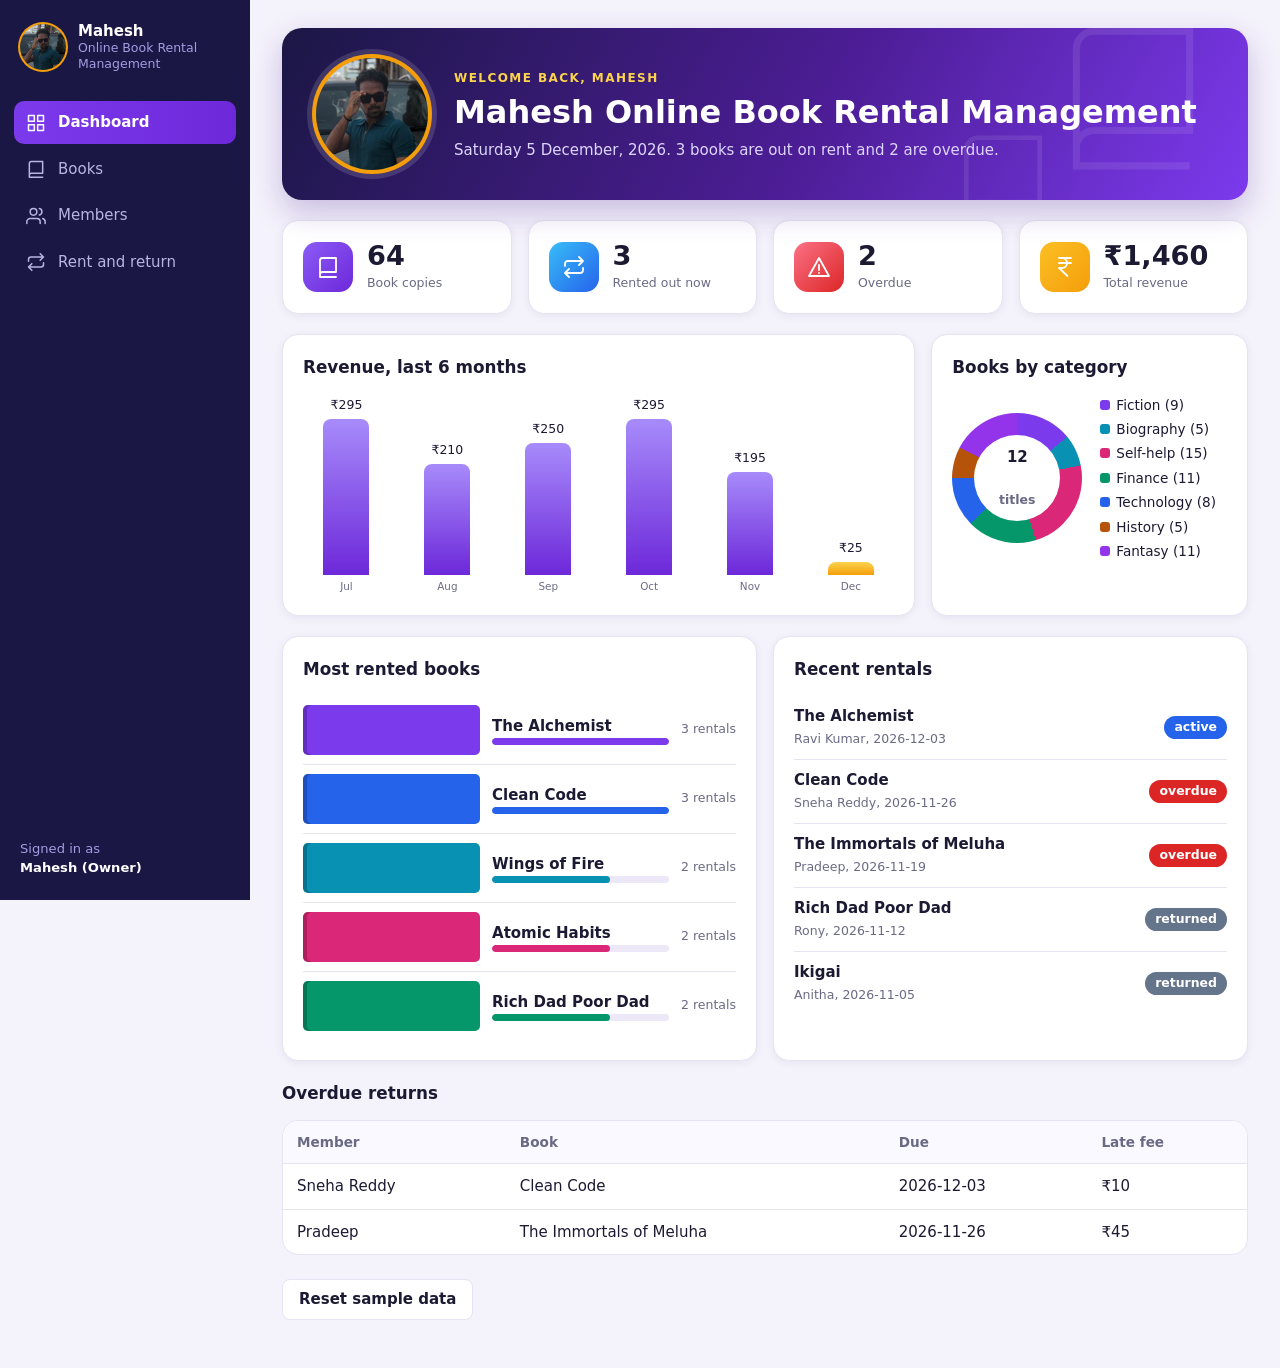
<file: index.html>
<!DOCTYPE html>
<html lang="en">
<head>
<meta charset="UTF-8">
<meta name="viewport" content="width=device-width, initial-scale=1">
<title>Mahesh Online Book Rental Management</title>
<style>
:root{--nv:#1b1745;--bg:#f4f2fb;--sf:#fff;--tx:#1c1a33;--mut:#6b6a85;--pri:#6d28d9;--acc:#f59e0b;--bd:#e6e3f3}
*{box-sizing:border-box}
body{margin:0;display:flex;min-height:100vh;background:var(--bg);color:var(--tx);font:15px/1.5 "Segoe UI",system-ui,sans-serif}
aside{width:250px;flex:none;background:var(--nv);color:#b9b5e0;padding:22px 14px;display:flex;flex-direction:column;gap:4px;position:sticky;top:0;height:100vh}
.br{display:flex;gap:12px;align-items:center;color:#fff;margin:0 6px 26px}.br b{display:block;line-height:1.2}.br small{color:#a29de0;line-height:1.25;display:block}
.me{display:inline-grid;place-items:center;position:relative;border-radius:50%;overflow:hidden;background:var(--acc);color:var(--nv);font-weight:800;flex:none}
.me img{position:absolute;inset:0;width:100%;height:100%;object-fit:cover}
aside .me{width:46px;height:46px;box-shadow:0 0 0 2px var(--acc)}
aside a{display:flex;gap:12px;align-items:center;color:inherit;text-decoration:none;padding:10px 12px;border-radius:10px}
aside a:hover{background:#2a2570;color:#fff}aside a.on{background:linear-gradient(90deg,#7c3aed,#6d28d9);color:#fff;font-weight:600}
aside p{margin:auto 6px 0;font-size:.82rem;color:#a29de0}
main{flex:1;min-width:0;padding:28px 32px 48px;max-width:1150px}
h1{font-size:1.6rem;margin:0}h2{font-size:1.05rem;margin:0 0 14px}small{color:var(--mut)}
.ph{margin-bottom:20px}.ph p{margin:2px 0 0;color:var(--mut)}
.hero{display:flex;gap:26px;align-items:center;background:linear-gradient(120deg,#1b1745,#4c1d95 55%,#7c3aed);color:#fff;border-radius:20px;padding:30px 34px;position:relative;overflow:hidden;margin-bottom:20px;box-shadow:0 12px 30px #4c1d9540}
.hero .me{width:112px;height:112px;font-size:2.4rem;box-shadow:0 0 0 4px var(--acc),0 0 0 9px #ffffff22}
.hero small{color:#fcd34d;text-transform:uppercase;letter-spacing:.12em;font-size:.75rem;font-weight:700}
.hero h1{font-size:2rem;line-height:1.2;margin:4px 0 8px}.hero p{margin:0;color:#ddd6fe}
.hero svg{position:absolute;color:#fff;opacity:.09}
.g4{display:grid;grid-template-columns:repeat(auto-fit,minmax(210px,1fr));gap:16px;margin-bottom:20px}
.g2{display:grid;grid-template-columns:repeat(auto-fit,minmax(320px,1fr));gap:16px;margin-bottom:20px}
.g3{display:grid;grid-template-columns:2fr 1fr;gap:16px;margin-bottom:20px}
.pn{background:var(--sf);border:1px solid var(--bd);border-radius:16px;padding:20px;box-shadow:0 2px 8px #1b174510}
.sc{display:flex;gap:14px;align-items:center}.sc b{font-size:1.7rem;line-height:1.1;display:block}
.ic{width:50px;height:50px;border-radius:14px;display:grid;place-items:center;flex:none;color:#fff}
.chart{display:flex;gap:14px;height:200px;align-items:end}
.col{flex:1;height:100%;display:flex;flex-direction:column;justify-content:end;align-items:center;gap:4px;font-size:.78rem}
.col i{width:100%;max-width:46px;border-radius:8px 8px 0 0;background:linear-gradient(#a78bfa,#6d28d9)}.col:last-child i{background:linear-gradient(#fcd34d,#f59e0b)}
.dn{display:flex;gap:18px;align-items:center;flex-wrap:wrap}
.ring{width:130px;height:130px;border-radius:50%;display:grid;place-items:center;flex:none}
.ring span{background:var(--sf);width:86px;height:86px;border-radius:50%;display:grid;place-items:center;text-align:center;font-weight:700;line-height:1.1}
.lg{display:grid;gap:4px;font-size:.85rem}.lg i{display:inline-block;width:10px;height:10px;border-radius:3px;margin-right:6px}
.li{display:flex;gap:12px;align-items:center;padding:9px 0;border-bottom:1px solid var(--bd)}.li:last-child{border:0}
.li>div{flex:1;min-width:0}.li b{display:block;white-space:nowrap;overflow:hidden;text-overflow:ellipsis}
.mc{width:38px;height:50px;border-radius:5px;flex:none;box-shadow:inset 4px 0 0 #0003}
.bar{height:7px;background:#ece8f8;border-radius:9px;overflow:hidden}.bar i{display:block;height:100%;border-radius:9px;background:var(--pri)}
.tb{display:flex;flex-wrap:wrap;gap:10px;margin-bottom:16px}
.cards{display:grid;grid-template-columns:repeat(auto-fill,minmax(210px,1fr));gap:18px}
.bk{background:var(--sf);border:1px solid var(--bd);border-radius:16px;overflow:hidden;display:flex;flex-direction:column;box-shadow:0 2px 8px #1b174510}.bk[hidden]{display:none}
.cv{height:170px;padding:18px 16px 14px 22px;color:#fff;display:flex;flex-direction:column;justify-content:end;box-shadow:inset 8px 0 0 #0003}
.cv b{font-size:1.05rem;line-height:1.25}.cv small{color:#ffffffcc}
.bb{padding:14px;display:flex;flex-direction:column;gap:6px}.rw{display:flex;justify-content:space-between;align-items:center}
form{display:flex;flex-wrap:wrap;gap:10px;align-items:end;background:var(--sf);border:1px solid var(--bd);border-radius:16px;padding:16px;margin-bottom:20px}
label{display:flex;flex-direction:column;font-size:.8rem;color:var(--mut);gap:3px}
input,select{font:inherit;padding:8px 10px;border:1px solid var(--bd);border-radius:8px;background:#fff;color:var(--tx)}
button{font:inherit;padding:8px 16px;border:0;border-radius:8px;background:var(--pri);color:#fff;cursor:pointer;font-weight:600}
button:hover{filter:brightness(.92)}:focus-visible{outline:2px solid var(--pri);outline-offset:2px}
.tw{overflow-x:auto;background:var(--sf);border:1px solid var(--bd);border-radius:16px;margin-bottom:24px}
table{width:100%;border-collapse:collapse}th,td{text-align:left;padding:11px 14px;border-bottom:1px solid var(--bd);white-space:nowrap}
th{color:var(--mut);font-weight:600;font-size:.85rem;background:#faf9ff}tr:last-child td{border:0}td.empty{color:var(--mut);white-space:normal}
.b{padding:2px 10px;border-radius:99px;font-size:.78rem;font-weight:600;color:#fff}
.active,.Basic{background:#2563eb}.overdue{background:#dc2626}.returned{background:#64748b}.Premium{background:var(--acc);color:#1b1745}
.me.s{width:30px;height:30px;font-size:.8rem;vertical-align:middle;margin-right:8px;background:#ede9fe;color:var(--pri)}
@media(max-width:800px){body{flex-direction:column}aside{width:auto;height:auto;position:static;flex-direction:row;flex-wrap:wrap;padding:10px}.br,aside p{display:none}main{padding:18px}.g3{grid-template-columns:1fr}.hero{flex-direction:column;text-align:center}}
</style>
</head>
<body data-page="index" data-base="">
<script>
const K='mahesh-brm1',base=document.body.dataset.base;let pg=location.hash.slice(1)||document.body.dataset.page;
const PHOTO='[data-uri]';
const P={grid:'M3 3h7v7H3zM14 3h7v7h-7zM14 14h7v7h-7zM3 14h7v7H3z',book:'M4 19.5A2.5 2.5 0 016.5 17H20V3H6.5A2.5 2.5 0 004 5.5zM4 19.5V22h16',users:'M17 21v-2a4 4 0 00-4-4H5a4 4 0 00-4 4v2M9 11a4 4 0 100-8 4 4 0 000 8zM23 21v-2a4 4 0 00-3-3.9M16 3.1a4 4 0 010 7.8',repeat:'M17 2l4 4-4 4M3 11V9a3 3 0 013-3h15M7 22l-4-4 4-4M21 13v2a3 3 0 01-3 3H3',alert:'M12 3l10 18H2zM12 10v5M12 18h.01',rupee:'M6 3h12M6 8h12M6 13l8.5 8M6 13h3a4 4 0 000-10',clock:'M12 22a10 10 0 100-20 10 10 0 000 20zM12 6v6l4 2'};
const ic=(n,s=20)=>`<svg width="${s}" height="${s}" viewBox="0 0 24 24" fill="none" stroke="currentColor" stroke-width="1.8" stroke-linecap="round" stroke-linejoin="round"><path d="${P[n]}"/></svg>`;
const CC={Fiction:'#7c3aed',Biography:'#0891b2','Self-help':'#db2777',Finance:'#059669',Technology:'#2563eb',History:'#b45309',Fantasy:'#9333ea'},col=c=>CC[c]||'#475569';
const iso=d=>new Date(Date.now()+d*864e5).toISOString().slice(0,10),today=()=>iso(0),diff=(a,b)=>Math.round((new Date(a)-new Date(b))/864e5);
const B=[['The Alchemist','Paulo Coelho','Fiction',6,25,4.6],['Wings of Fire','A.P.J. Abdul Kalam','Biography',5,20,4.8],['Atomic Habits','James Clear','Self-help',8,30,4.7],['Rich Dad Poor Dad','Robert Kiyosaki','Finance',6,25,4.4],['The Psychology of Money','Morgan Housel','Finance',5,30,4.6],['Clean Code','Robert C. Martin','Technology',4,40,4.5],['Sapiens','Yuval Noah Harari','History',5,35,4.5],['The Godfather','Mario Puzo','Fiction',3,25,4.4],['Ikigai','Hector Garcia','Self-help',7,20,4.2],['Python Crash Course','Eric Matthes','Technology',4,40,4.6],['The Immortals of Meluha','Amish Tripathi','Fantasy',5,25,4.1],['Harry Potter, Book 1','J.K. Rowling','Fantasy',6,30,4.9]];
function seed(){const rentals=[];for(let i=0;i<26;i++){const w=i<3?1:1+i%3,o=-(i*7+2);rentals.push({id:i+1,bid:(i*5)%12+1,mid:i%6+1,out:iso(o),due:iso(o+w*7),weeks:w,ret:i<3?null:iso(o+w*7+(i%4==0?2:0))})}
 return{books:B.map((b,i)=>({id:i+1,title:b[0],author:b[1],category:b[2],copies:b[3],price:b[4],rating:b[5]})),members:[['Ravi Kumar','ravi@mail.com','98480 11111','Premium'],['Sneha Reddy','sneha@mail.com','98480 22222','Basic'],['Pradeep','pradeep@mail.com','98480 33333','Premium'],['Rony','rony@mail.com','98480 44444','Basic'],['Anitha','anitha@mail.com','98480 55555','Premium'],['Kiran','kiran@mail.com','98480 66666','Basic']].map((m,i)=>({id:i+1,name:m[0],email:m[1],phone:m[2],plan:m[3]})),rentals,seq:100}}
let db=null;try{db=JSON.parse(localStorage.getItem(K))}catch(e){}db=db||seed();
const save=()=>{try{localStorage.setItem(K,JSON.stringify(db))}catch(e){}};
const bk=i=>db.books.find(b=>b.id==i),mb=i=>db.members.find(m=>m.id==i),nid=()=>db.seq++;
const act=b=>db.rentals.filter(r=>r.bid==b.id&&!r.ret).length,st=r=>r.ret?'returned':r.due<today()?'overdue':'active';
const late=r=>Math.max(0,diff(r.ret||today(),r.due))*5,fee=r=>bk(r.bid).price*r.weeks+late(r);
const esc=s=>String(s).replace(/[&<>"']/g,c=>'&#'+c.charCodeAt(0)+';'),val=i=>document.getElementById(i).value.trim();
const sum=(a,k)=>a.reduce((n,x)=>n+x[k],0),rs=n=>'\u20B9'+n.toLocaleString('en-IN');
const badge=s=>`<span class="b ${s}">${s}</span>`,opts=(l,f)=>l.map(x=>`<option value="${x.id??x}">${f?f(x):x}</option>`).join('');
const ph=(t,s)=>`<div class="ph"><h1>${t}</h1><p>${s}</p></div>`;
const table=(h,r,m)=>`<div class="tw"><table><tr>${h.map(x=>`<th>${x}</th>`).join('')}</tr>${r.length?r.map(c=>`<tr>${c.map(x=>`<td>${x}</td>`).join('')}</tr>`).join(''):`<tr><td class="empty" colspan="${h.length}">${m||'Nothing here yet.'}</td></tr>`}</table></div>`;
const me=(c,x='')=>`<span class="me ${x}">${c}${x?'':`<img src="${PHOTO}" alt="Mahesh" onerror="this.remove()">`}</span>`;
const stat=(n,l,v,g)=>`<div class="pn sc"><div class="ic" style="background:${g}">${ic(n,24)}</div><div><b>${v}</b><small>${l}</small></div></div>`;
const nav=[['index','Dashboard','grid'],['books','Books','book'],['members','Members','users'],['rentals','Rent and return','repeat']];
const V={
index(){const R=db.rentals,A=R.filter(r=>!r.ret),od=A.filter(r=>st(r)=='overdue'),rev=R.reduce((n,r)=>n+fee(r),0),now=new Date();
 const M=[...Array(6)].map((_,k)=>{const d=new Date(now.getFullYear(),now.getMonth()-5+k,1),key=d.getFullYear()+'-'+String(d.getMonth()+1).padStart(2,'0');return{l:d.toLocaleString('en',{month:'short'}),v:R.filter(r=>r.out.slice(0,7)==key).reduce((n,r)=>n+fee(r),0)}}),mx=Math.max(1,...M.map(m=>m.v));
 const cats=[...new Set(db.books.map(b=>b.category))].map(c=>({c,n:sum(db.books.filter(b=>b.category==c),'copies')})),tot=sum(cats,'n');let a=0;
 const stops=cats.map(c=>{const s=a;a+=c.n/tot*100;return `${col(c.c)} ${s}% ${a}%`}).join(',');
 const top=db.books.map(b=>({b,n:R.filter(r=>r.bid==b.id).length})).sort((x,y)=>y.n-x.n).slice(0,5),tn=top[0].n||1;
 const rec=[...R].sort((x,y)=>y.out.localeCompare(x.out)||y.id-x.id).slice(0,5);
 return `<div class="hero">${me('M')}<div><small>Welcome back, Mahesh</small><h1>Mahesh Online Book Rental Management</h1><p>${now.toLocaleDateString('en-IN',{weekday:'long',day:'numeric',month:'long',year:'numeric'})}. ${A.length} books are out on rent and ${od.length} are overdue.</p></div><svg style="right:30px;top:-18px" width="170" height="170" viewBox="0 0 24 24" fill="none" stroke="currentColor" stroke-width="1"><path d="${P.book}"/></svg><svg style="right:190px;bottom:-34px" width="110" height="110" viewBox="0 0 24 24" fill="none" stroke="currentColor" stroke-width="1"><path d="${P.book}"/></svg></div>
 <div class="g4">${stat('book','Book copies',sum(db.books,'copies'),'linear-gradient(135deg,#8b5cf6,#6d28d9)')}${stat('repeat','Rented out now',A.length,'linear-gradient(135deg,#38bdf8,#2563eb)')}${stat('alert','Overdue',od.length,'linear-gradient(135deg,#fb7185,#dc2626)')}${stat('rupee','Total revenue',rs(rev),'linear-gradient(135deg,#fbbf24,#f59e0b)')}</div>
 <div class="g3"><div class="pn"><h2>Revenue, last 6 months</h2><div class="chart">${M.map(m=>`<div class="col"><span>${rs(m.v)}</span><i style="height:${Math.max(3,m.v/mx*78)}%"></i><small>${m.l}</small></div>`).join('')}</div></div>
 <div class="pn"><h2>Books by category</h2><div class="dn"><div class="ring" style="background:conic-gradient(${stops})"><span>${db.books.length}<br><small>titles</small></span></div><div class="lg">${cats.map(c=>`<div><i style="background:${col(c.c)}"></i>${c.c} (${c.n})</div>`).join('')}</div></div></div></div>
 <div class="g2"><div class="pn"><h2>Most rented books</h2>${top.map(t=>`<div class="li"><div class="mc" style="background:${col(t.b.category)}"></div><div><b>${t.b.title}</b><div class="bar"><i style="width:${t.n/tn*100}%;background:${col(t.b.category)}"></i></div></div><small>${t.n} rentals</small></div>`).join('')}</div>
 <div class="pn"><h2>Recent rentals</h2>${rec.map(r=>`<div class="li"><div><b>${bk(r.bid).title}</b><small>${mb(r.mid).name}, ${r.out}</small></div>${badge(st(r))}</div>`).join('')}</div></div>
 <h2>Overdue returns</h2>`+table(['Member','Book','Due','Late fee'],od.map(r=>[mb(r.mid).name,bk(r.bid).title,r.due,rs(late(r))]),'No overdue books. Great!')+`<button onclick="resetDb()" style="background:#fff;color:var(--tx);border:1px solid var(--bd)">Reset sample data</button>`},
books(){const cats=[...new Set(db.books.map(b=>b.category))];
 return ph('Books','Browse the catalogue and add new titles.')+`<form onsubmit="return addBook()"><label>Title<input id="t" required></label><label>Author<input id="a" required></label><label>Category<input id="c" list="cl" required></label><datalist id="cl">${cats.map(c=>`<option>${c}</option>`).join('')}</datalist><label>Copies<input id="n" type="number" min="1" value="3" style="width:80px"></label><label>Rent per week (\u20B9)<input id="p" type="number" min="1" value="25" style="width:110px"></label><button>Add book</button></form>
 <div class="tb"><input id="s" placeholder="Search title or author" oninput="filt()"><select id="cf" onchange="filt()"><option value="">All categories</option>${cats.map(c=>`<option>${c}</option>`).join('')}</select></div><div class="cards">${db.books.map(b=>{const c=col(b.category),av=b.copies-act(b);return `<div class="bk" data-t="${(b.title+b.author).toLowerCase()}" data-c="${b.category}"><div class="cv" style="background:linear-gradient(135deg,${c},${c}aa)"><b>${b.title}</b><small>${b.author}</small></div><div class="bb"><div class="rw"><small>${b.category}</small><b>\u2605 ${b.rating}</b></div><div class="rw"><b>${rs(b.price)}<small> / week</small></b>${badge(av>0?'active':'overdue').replace('>active<','>in stock<').replace('>overdue<','>out<')}</div><div class="bar"><i style="width:${av/b.copies*100}%"></i></div><small>${av} of ${b.copies} copies available</small></div></div>`}).join('')}</div>`},
members(){return ph('Members','People who rent books from the library.')+`<form onsubmit="return addMem()"><label>Name<input id="n" required></label><label>Email<input id="e" type="email" required></label><label>Phone<input id="p"></label><label>Plan<select id="l"><option>Basic</option><option>Premium</option></select></label><button>Add member</button></form>`+table(['Member','Email','Phone','Plan','Renting now','Total rentals','Spent'],db.members.map(m=>{const r=db.rentals.filter(x=>x.mid==m.id);return [me(m.name[0],'s')+m.name,m.email,m.phone,badge(m.plan),r.filter(x=>!x.ret).length,r.length,rs(r.reduce((n,x)=>n+fee(x),0))]}))},
rentals(){return ph('Rent and return','Give a book to a member and record when it comes back. Late fee is \u20B95 per day.')+`<form onsubmit="return rent()"><label>Member<select id="m">${opts(db.members,m=>m.name)}</select></label><label>Book<select id="b">${opts(db.books,b=>`${b.title} (${b.copies-act(b)} free)`)}</select></label><label>Weeks<select id="w"><option>1</option><option>2</option><option>3</option><option>4</option></select></label><button>Rent book</button></form>`+table(['ID','Member','Book','Rented','Due','Fee','Status','Action'],[...db.rentals].sort((x,y)=>y.out.localeCompare(x.out)||y.id-x.id).map(r=>[r.id,mb(r.mid).name,bk(r.bid).title,r.out,r.due,rs(fee(r)),badge(st(r)),r.ret?r.ret:`<button onclick="giveBack(${r.id})">Return</button>`]))}};
function render(){if(!V[pg])pg='index';document.body.innerHTML=`<aside><div class="br">${me('M')}<div><b>Mahesh</b><small>Online Book Rental Management</small></div></div>${nav.map(n=>`<a href="#${n[0]}" class="${n[0]==pg?'on':''}">${ic(n[2])}${n[1]}</a>`).join('')}<p>Signed in as<br><b style="color:#fff">Mahesh (Owner)</b></p></aside><main>${V[pg]()}</main>`}
const done=()=>{save();render()};
function filt(){const v=val('s').toLowerCase(),c=val('cf');document.querySelectorAll('.bk').forEach(x=>x.hidden=!(x.dataset.t.includes(v)&&(!c||x.dataset.c==c)))}
function addBook(){db.books.push({id:nid(),title:esc(val('t')),author:esc(val('a')),category:esc(val('c')),copies:+val('n'),price:+val('p'),rating:4});done();return false}
function addMem(){db.members.push({id:nid(),name:esc(val('n')),email:esc(val('e')),phone:esc(val('p')),plan:val('l')});done();return false}
function rent(){const b=bk(val('b')),w=+val('w');if(b.copies-act(b)<1){alert('No copies of '+b.title+' are available right now.');return false}
 db.rentals.push({id:nid(),bid:b.id,mid:+val('m'),out:today(),due:iso(w*7),weeks:w,ret:null});done();return false}
function giveBack(i){db.rentals.find(r=>r.id==i).ret=today();done()}
function resetDb(){try{localStorage.removeItem(K)}catch(e){}db=seed();render()}
render();
window.addEventListener('hashchange',()=>{pg=location.hash.slice(1)||'index';render();window.scrollTo(0,0)});
</script>
</body>
</html>
</file>
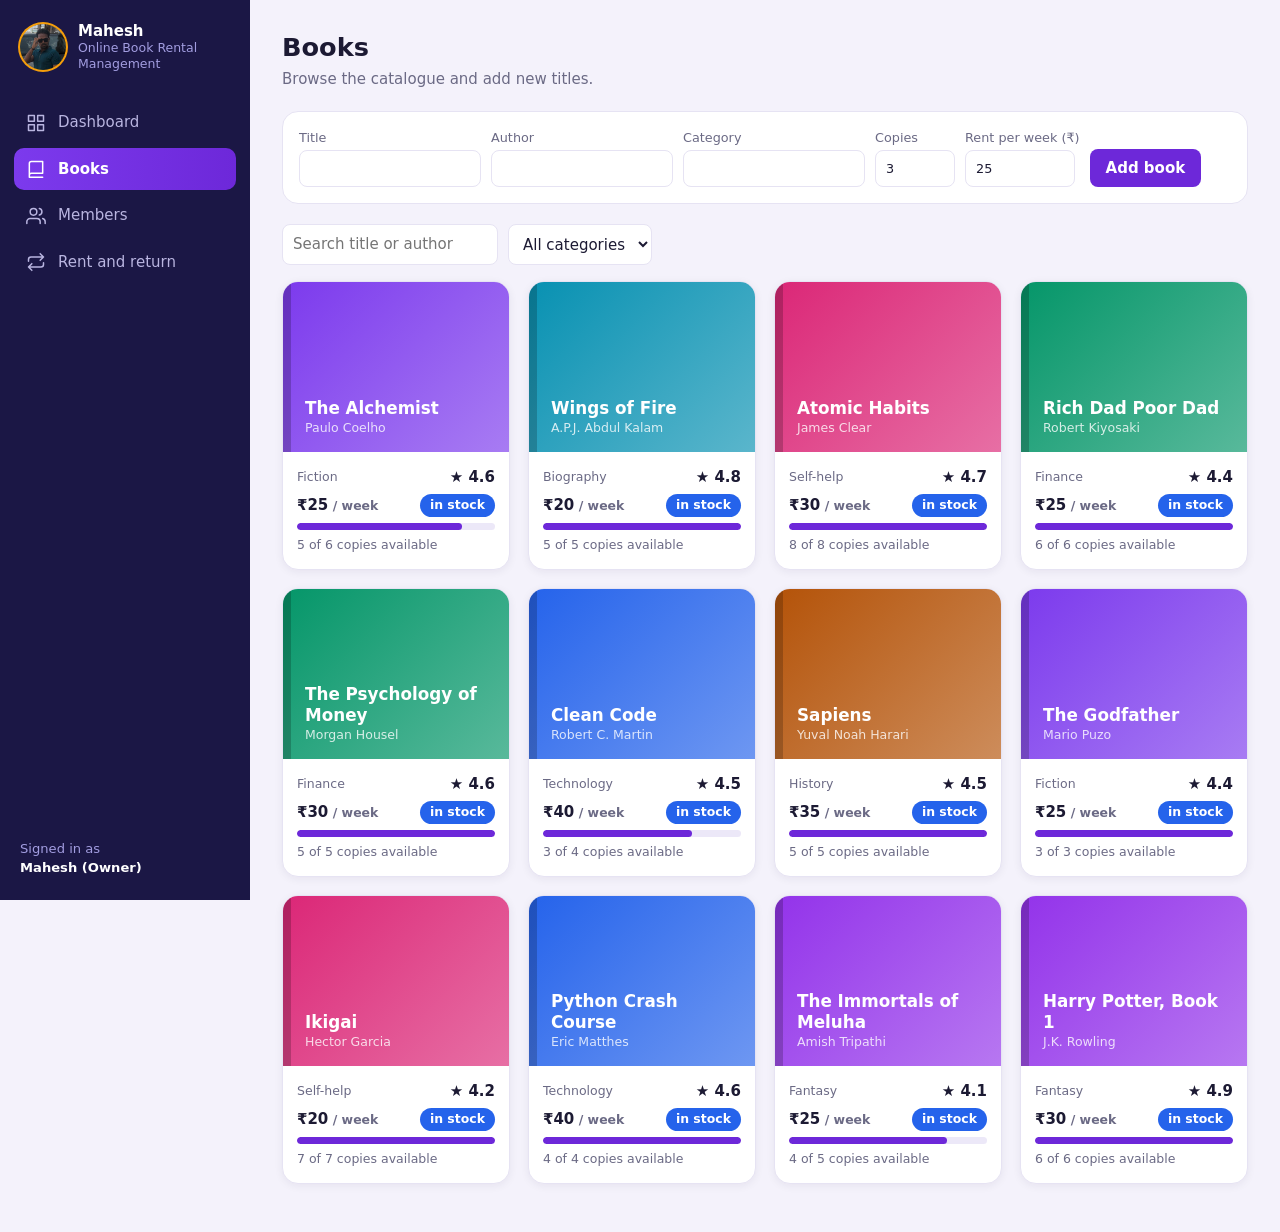
<file: pages/books.html>
<!DOCTYPE html>
<html lang="en">
<head>
<meta charset="UTF-8">
<meta name="viewport" content="width=device-width, initial-scale=1">
<title>Mahesh Online Book Rental Management</title>
<link rel="stylesheet" href="../css/style.css">
</head>
<body data-page="books" data-base="../">
<script src="../js/app.js"></script>
</body>
</html>
</file>
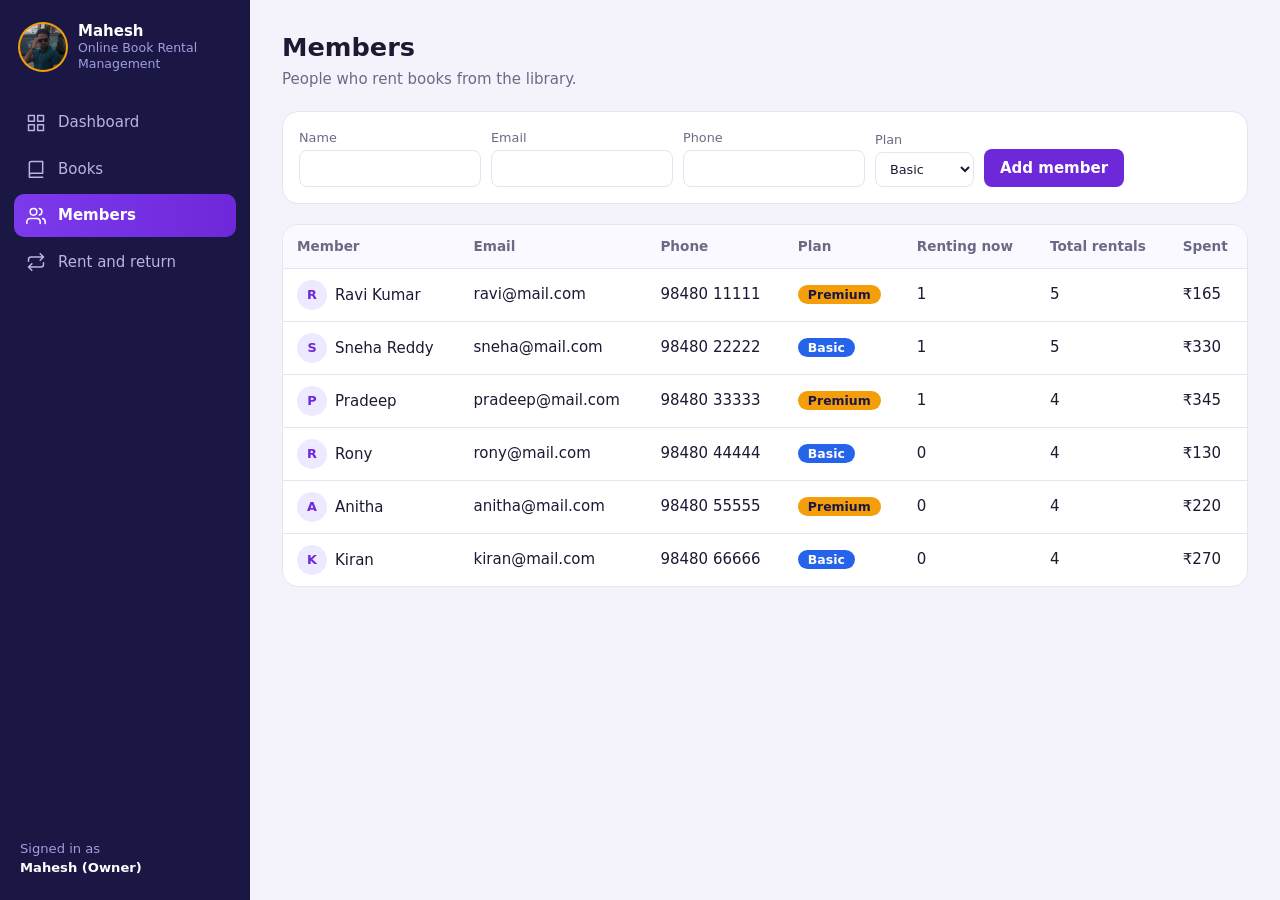
<file: pages/members.html>
<!DOCTYPE html>
<html lang="en">
<head>
<meta charset="UTF-8">
<meta name="viewport" content="width=device-width, initial-scale=1">
<title>Mahesh Online Book Rental Management</title>
<link rel="stylesheet" href="../css/style.css">
</head>
<body data-page="members" data-base="../">
<script src="../js/app.js"></script>
</body>
</html>
</file>
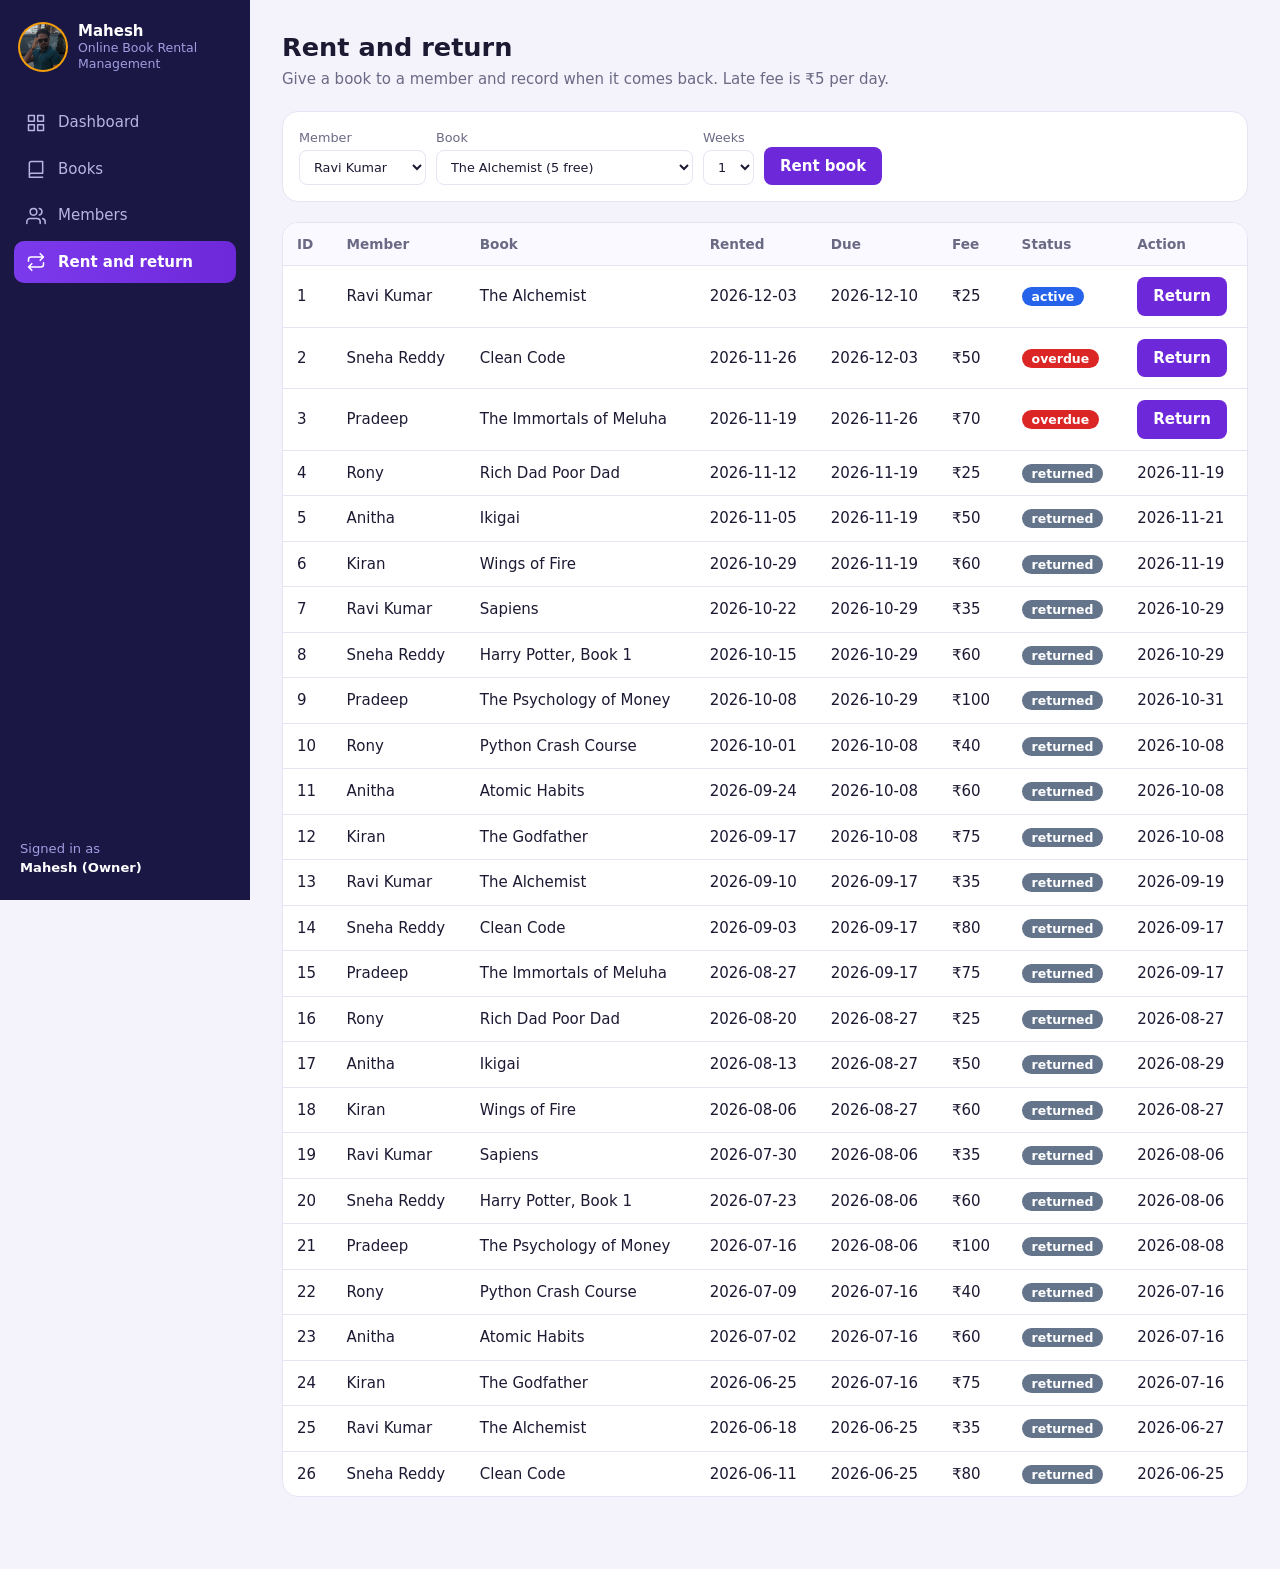
<file: pages/rentals.html>
<!DOCTYPE html>
<html lang="en">
<head>
<meta charset="UTF-8">
<meta name="viewport" content="width=device-width, initial-scale=1">
<title>Mahesh Online Book Rental Management</title>
<link rel="stylesheet" href="../css/style.css">
</head>
<body data-page="rentals" data-base="../">
<script src="../js/app.js"></script>
</body>
</html>
</file>
<file: css/style.css>
:root{--nv:#1b1745;--bg:#f4f2fb;--sf:#fff;--tx:#1c1a33;--mut:#6b6a85;--pri:#6d28d9;--acc:#f59e0b;--bd:#e6e3f3}
*{box-sizing:border-box}
body{margin:0;display:flex;min-height:100vh;background:var(--bg);color:var(--tx);font:15px/1.5 "Segoe UI",system-ui,sans-serif}
aside{width:250px;flex:none;background:var(--nv);color:#b9b5e0;padding:22px 14px;display:flex;flex-direction:column;gap:4px;position:sticky;top:0;height:100vh}
.br{display:flex;gap:12px;align-items:center;color:#fff;margin:0 6px 26px}.br b{display:block;line-height:1.2}.br small{color:#a29de0;line-height:1.25;display:block}
.me{display:inline-grid;place-items:center;position:relative;border-radius:50%;overflow:hidden;background:var(--acc);color:var(--nv);font-weight:800;flex:none}
.me img{position:absolute;inset:0;width:100%;height:100%;object-fit:cover}
aside .me{width:46px;height:46px;box-shadow:0 0 0 2px var(--acc)}
aside a{display:flex;gap:12px;align-items:center;color:inherit;text-decoration:none;padding:10px 12px;border-radius:10px}
aside a:hover{background:#2a2570;color:#fff}aside a.on{background:linear-gradient(90deg,#7c3aed,#6d28d9);color:#fff;font-weight:600}
aside p{margin:auto 6px 0;font-size:.82rem;color:#a29de0}
main{flex:1;min-width:0;padding:28px 32px 48px;max-width:1150px}
h1{font-size:1.6rem;margin:0}h2{font-size:1.05rem;margin:0 0 14px}small{color:var(--mut)}
.ph{margin-bottom:20px}.ph p{margin:2px 0 0;color:var(--mut)}
.hero{display:flex;gap:26px;align-items:center;background:linear-gradient(120deg,#1b1745,#4c1d95 55%,#7c3aed);color:#fff;border-radius:20px;padding:30px 34px;position:relative;overflow:hidden;margin-bottom:20px;box-shadow:0 12px 30px #4c1d9540}
.hero .me{width:112px;height:112px;font-size:2.4rem;box-shadow:0 0 0 4px var(--acc),0 0 0 9px #ffffff22}
.hero small{color:#fcd34d;text-transform:uppercase;letter-spacing:.12em;font-size:.75rem;font-weight:700}
.hero h1{font-size:2rem;line-height:1.2;margin:4px 0 8px}.hero p{margin:0;color:#ddd6fe}
.hero svg{position:absolute;color:#fff;opacity:.09}
.g4{display:grid;grid-template-columns:repeat(auto-fit,minmax(210px,1fr));gap:16px;margin-bottom:20px}
.g2{display:grid;grid-template-columns:repeat(auto-fit,minmax(320px,1fr));gap:16px;margin-bottom:20px}
.g3{display:grid;grid-template-columns:2fr 1fr;gap:16px;margin-bottom:20px}
.pn{background:var(--sf);border:1px solid var(--bd);border-radius:16px;padding:20px;box-shadow:0 2px 8px #1b174510}
.sc{display:flex;gap:14px;align-items:center}.sc b{font-size:1.7rem;line-height:1.1;display:block}
.ic{width:50px;height:50px;border-radius:14px;display:grid;place-items:center;flex:none;color:#fff}
.chart{display:flex;gap:14px;height:200px;align-items:end}
.col{flex:1;height:100%;display:flex;flex-direction:column;justify-content:end;align-items:center;gap:4px;font-size:.78rem}
.col i{width:100%;max-width:46px;border-radius:8px 8px 0 0;background:linear-gradient(#a78bfa,#6d28d9)}.col:last-child i{background:linear-gradient(#fcd34d,#f59e0b)}
.dn{display:flex;gap:18px;align-items:center;flex-wrap:wrap}
.ring{width:130px;height:130px;border-radius:50%;display:grid;place-items:center;flex:none}
.ring span{background:var(--sf);width:86px;height:86px;border-radius:50%;display:grid;place-items:center;text-align:center;font-weight:700;line-height:1.1}
.lg{display:grid;gap:4px;font-size:.85rem}.lg i{display:inline-block;width:10px;height:10px;border-radius:3px;margin-right:6px}
.li{display:flex;gap:12px;align-items:center;padding:9px 0;border-bottom:1px solid var(--bd)}.li:last-child{border:0}
.li>div{flex:1;min-width:0}.li b{display:block;white-space:nowrap;overflow:hidden;text-overflow:ellipsis}
.mc{width:38px;height:50px;border-radius:5px;flex:none;box-shadow:inset 4px 0 0 #0003}
.bar{height:7px;background:#ece8f8;border-radius:9px;overflow:hidden}.bar i{display:block;height:100%;border-radius:9px;background:var(--pri)}
.tb{display:flex;flex-wrap:wrap;gap:10px;margin-bottom:16px}
.cards{display:grid;grid-template-columns:repeat(auto-fill,minmax(210px,1fr));gap:18px}
.bk{background:var(--sf);border:1px solid var(--bd);border-radius:16px;overflow:hidden;display:flex;flex-direction:column;box-shadow:0 2px 8px #1b174510}.bk[hidden]{display:none}
.cv{height:170px;padding:18px 16px 14px 22px;color:#fff;display:flex;flex-direction:column;justify-content:end;box-shadow:inset 8px 0 0 #0003}
.cv b{font-size:1.05rem;line-height:1.25}.cv small{color:#ffffffcc}
.bb{padding:14px;display:flex;flex-direction:column;gap:6px}.rw{display:flex;justify-content:space-between;align-items:center}
form{display:flex;flex-wrap:wrap;gap:10px;align-items:end;background:var(--sf);border:1px solid var(--bd);border-radius:16px;padding:16px;margin-bottom:20px}
label{display:flex;flex-direction:column;font-size:.8rem;color:var(--mut);gap:3px}
input,select{font:inherit;padding:8px 10px;border:1px solid var(--bd);border-radius:8px;background:#fff;color:var(--tx)}
button{font:inherit;padding:8px 16px;border:0;border-radius:8px;background:var(--pri);color:#fff;cursor:pointer;font-weight:600}
button:hover{filter:brightness(.92)}:focus-visible{outline:2px solid var(--pri);outline-offset:2px}
.tw{overflow-x:auto;background:var(--sf);border:1px solid var(--bd);border-radius:16px;margin-bottom:24px}
table{width:100%;border-collapse:collapse}th,td{text-align:left;padding:11px 14px;border-bottom:1px solid var(--bd);white-space:nowrap}
th{color:var(--mut);font-weight:600;font-size:.85rem;background:#faf9ff}tr:last-child td{border:0}td.empty{color:var(--mut);white-space:normal}
.b{padding:2px 10px;border-radius:99px;font-size:.78rem;font-weight:600;color:#fff}
.active,.Basic{background:#2563eb}.overdue{background:#dc2626}.returned{background:#64748b}.Premium{background:var(--acc);color:#1b1745}
.me.s{width:30px;height:30px;font-size:.8rem;vertical-align:middle;margin-right:8px;background:#ede9fe;color:var(--pri)}
@media(max-width:800px){body{flex-direction:column}aside{width:auto;height:auto;position:static;flex-direction:row;flex-wrap:wrap;padding:10px}.br,aside p{display:none}main{padding:18px}.g3{grid-template-columns:1fr}.hero{flex-direction:column;text-align:center}}
</file>
